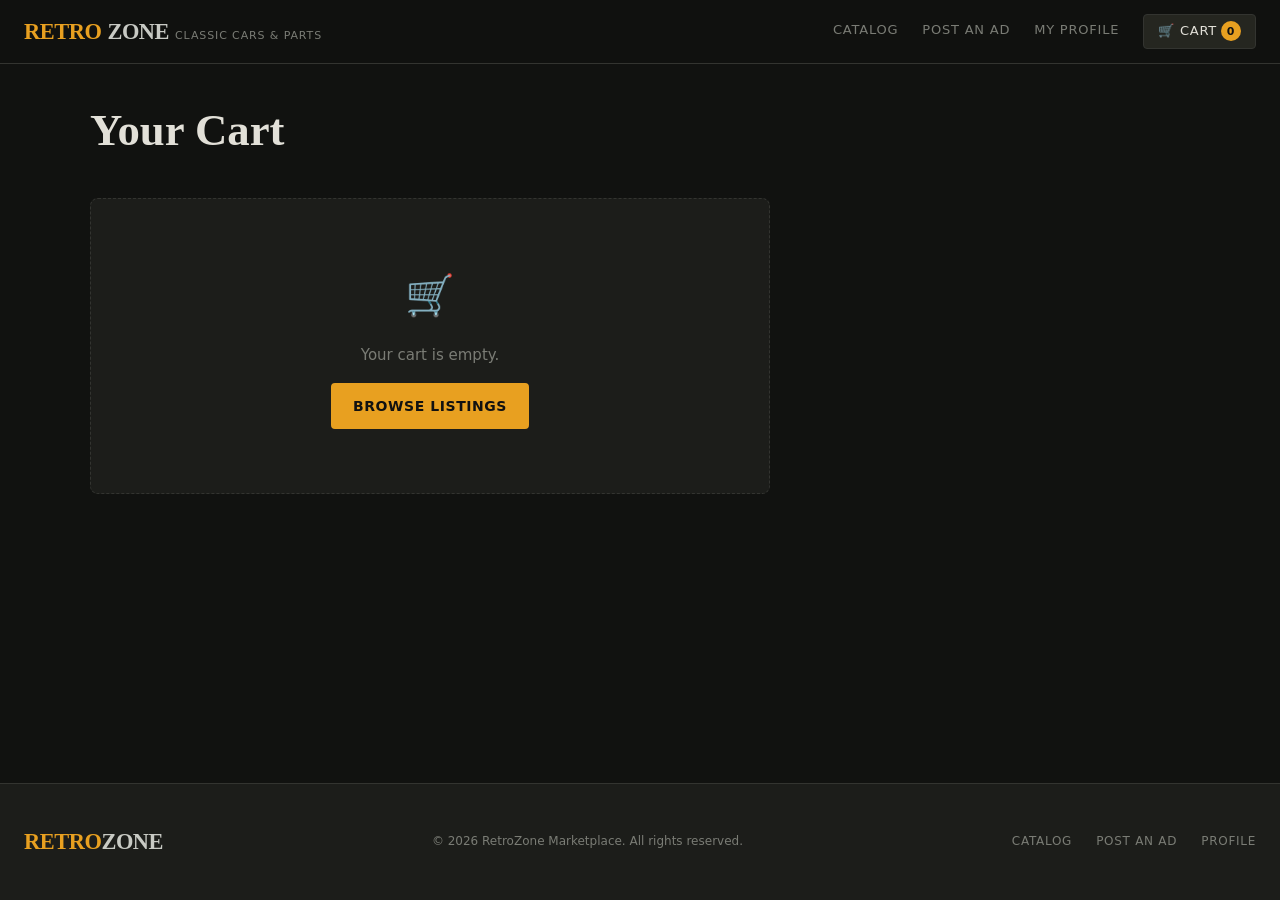
<file: cart.html>
<!DOCTYPE html>
<html lang="en">
<head>
  <meta charset="UTF-8" />
  <meta name="viewport" content="width=device-width, initial-scale=1.0" />
  <title>RetroZone — Cart &amp; Checkout</title>
  <link rel="stylesheet" href="css/style.css" />
</head>
<body>
  <header class="site-header">
    <div class="header-inner">
      <a href="index.html" class="logo">
        <span class="logo-retro">RETRO</span><span class="logo-zone">ZONE</span>
        <span class="logo-sub">Classic Cars &amp; Parts</span>
      </a>
      <nav class="main-nav">
        <a href="index.html" class="nav-link">Catalog</a>
        <a href="post.html" class="nav-link">Post an Ad</a>
        <a href="profile.html" class="nav-link">My Profile</a>
        <a href="cart.html" class="nav-link cart-link active">
          🛒 Cart <span class="cart-badge" id="cart-badge">0</span>
        </a>
      </nav>
      <button class="nav-toggle" id="nav-toggle" aria-label="Toggle navigation">☰</button>
    </div>
  </header>

  <main class="cart-main">
    <div class="cart-container">
      <h1>Your Cart</h1>

      <div class="cart-layout">
        <!-- Cart Items -->
        <div class="cart-items-section">
          <div id="cart-items-list"></div>
          <div class="cart-actions" id="cart-actions" style="display:none;">
            <button class="btn btn-ghost btn-sm" id="clear-cart">Remove All</button>
          </div>
        </div>

        <!-- Order Summary + Checkout -->
        <div class="cart-sidebar" id="cart-sidebar">
          <div class="order-summary">
            <h2>Order Summary</h2>
            <div class="summary-line">
              <span>Items</span><span id="summary-count">0</span>
            </div>
            <div class="summary-line">
              <span>Subtotal</span><span id="summary-subtotal">$0</span>
            </div>
            <div class="summary-line summary-total">
              <span>Total</span><span id="summary-total">$0</span>
            </div>
          </div>

          <form id="checkout-form" class="checkout-form" novalidate>
            <h2>Checkout</h2>

            <div class="form-group">
              <label for="checkout-name">Full Name <span class="req">*</span></label>
              <input type="text" id="checkout-name" name="name" placeholder="John Doe" required minlength="3" />
              <span class="field-error" id="err-checkout-name"></span>
            </div>
            <div class="form-group">
              <label for="checkout-email">Email <span class="req">*</span></label>
              <input type="email" id="checkout-email" name="email" placeholder="john@example.com" required />
              <span class="field-error" id="err-checkout-email"></span>
            </div>
            <div class="form-group">
              <label for="checkout-phone">Phone</label>
              <input type="tel" id="checkout-phone" name="phone" placeholder="+1 555 000 0000" />
            </div>
            <div class="form-group">
              <label for="checkout-address">Shipping Address <span class="req">*</span></label>
              <textarea id="checkout-address" name="address" rows="3" placeholder="123 Main St, City, State, ZIP" required minlength="10"></textarea>
              <span class="field-error" id="err-checkout-address"></span>
            </div>
            <div class="form-group">
              <label for="checkout-payment">Payment Method <span class="req">*</span></label>
              <select id="checkout-payment" name="payment" required>
                <option value="">— Select —</option>
                <option value="bank">Bank Transfer</option>
                <option value="escrow">Escrow Service</option>
                <option value="crypto">Cryptocurrency</option>
                <option value="cash">Cash on Collection</option>
              </select>
              <span class="field-error" id="err-checkout-payment"></span>
            </div>

            <button type="submit" class="btn btn-primary btn-large btn-full" id="checkout-btn">
              Place Order
            </button>
          </form>
        </div>
      </div>

      <!-- Order success -->
      <div id="order-success" class="success-card hidden">
        <span class="success-icon">🏆</span>
        <h2>Order Placed!</h2>
        <p>Your enquiry has been submitted. The seller will contact you via email.</p>
        <a href="index.html" class="btn btn-primary">Back to Catalog</a>
      </div>
    </div>
  </main>

  <footer class="site-footer">
    <div class="footer-inner">
      <p class="footer-brand"><span class="logo-retro">RETRO</span><span class="logo-zone">ZONE</span></p>
      <p class="footer-copy">&copy; 2026 RetroZone Marketplace. All rights reserved.</p>
      <nav class="footer-nav">
        <a href="index.html">Catalog</a>
        <a href="post.html">Post an Ad</a>
        <a href="profile.html">Profile</a>
      </nav>
    </div>
  </footer>

  <script type="module" src="js/main.js"></script>
</body>
</html>
</file>
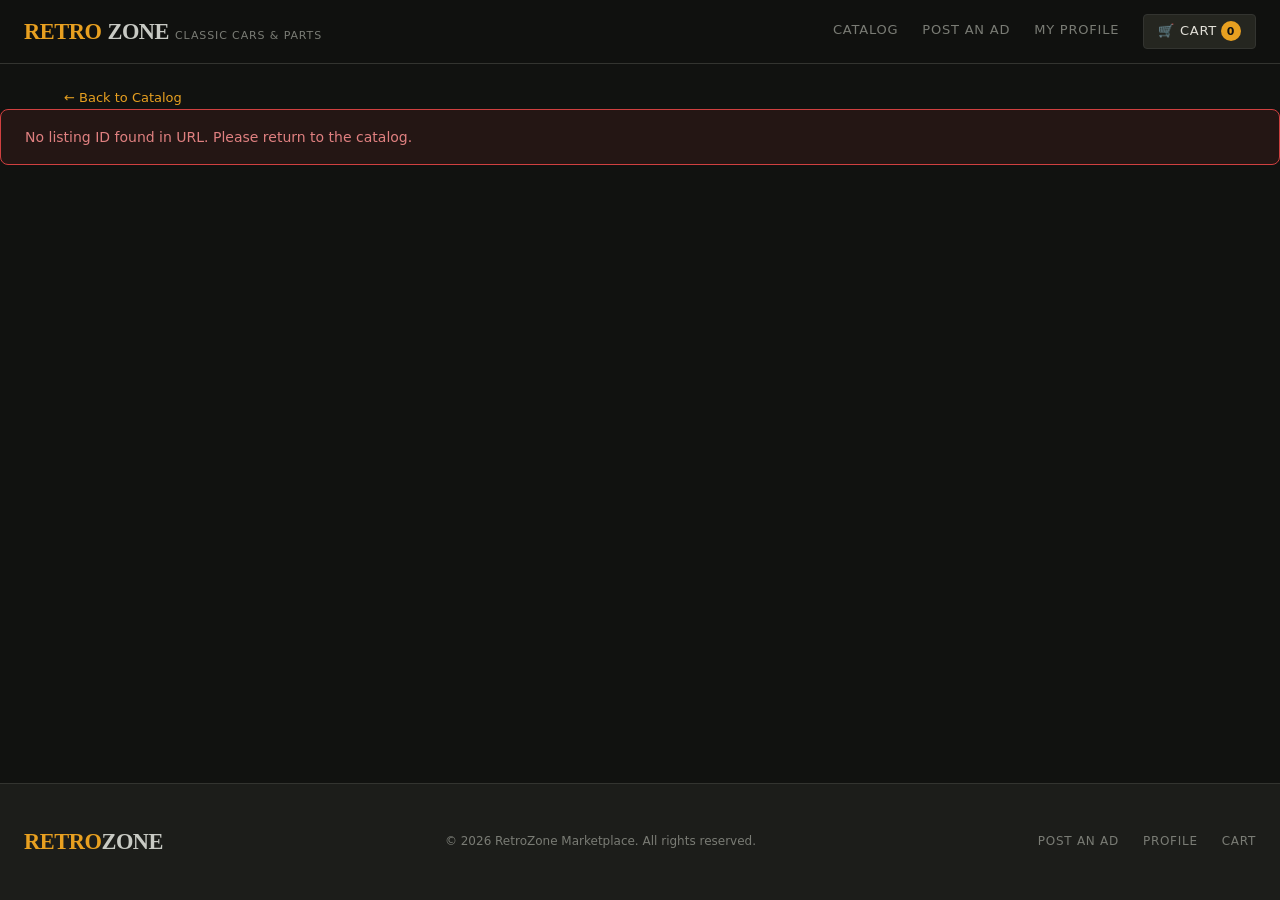
<file: detail.html>
<!DOCTYPE html>
<html lang="en">
<head>
  <meta charset="UTF-8" />
  <meta name="viewport" content="width=device-width, initial-scale=1.0" />
  <title>RetroZone — Detail View</title>
  <link rel="stylesheet" href="css/style.css" />
</head>
<body>
  <header class="site-header">
    <div class="header-inner">
      <a href="index.html" class="logo">
        <span class="logo-retro">RETRO</span><span class="logo-zone">ZONE</span>
        <span class="logo-sub">Classic Cars &amp; Parts</span>
      </a>
      <nav class="main-nav">
        <a href="index.html" class="nav-link">Catalog</a>
        <a href="post.html" class="nav-link">Post an Ad</a>
        <a href="profile.html" class="nav-link">My Profile</a>
        <a href="cart.html" class="nav-link cart-link">
          🛒 Cart <span class="cart-badge" id="cart-badge">0</span>
        </a>
      </nav>
      <button class="nav-toggle" id="nav-toggle" aria-label="Toggle navigation">☰</button>
    </div>
  </header>

  <main>
    <div class="detail-breadcrumb">
      <a href="index.html">← Back to Catalog</a>
    </div>

    <div id="loading" class="loading-spinner" aria-live="polite">
      <div class="spinner"></div>
      <p>Loading listing…</p>
    </div>
    <div id="error-notice" class="error-notice hidden" aria-live="assertive"></div>
    <div id="detail-root"></div>
  </main>

  <footer class="site-footer">
    <div class="footer-inner">
      <p class="footer-brand"><span class="logo-retro">RETRO</span><span class="logo-zone">ZONE</span></p>
      <p class="footer-copy">&copy; 2026 RetroZone Marketplace. All rights reserved.</p>
      <nav class="footer-nav">
        <a href="post.html">Post an Ad</a>
        <a href="profile.html">Profile</a>
        <a href="cart.html">Cart</a>
      </nav>
    </div>
  </footer>

  <script type="module" src="js/main.js"></script>
</body>
</html>
</file>
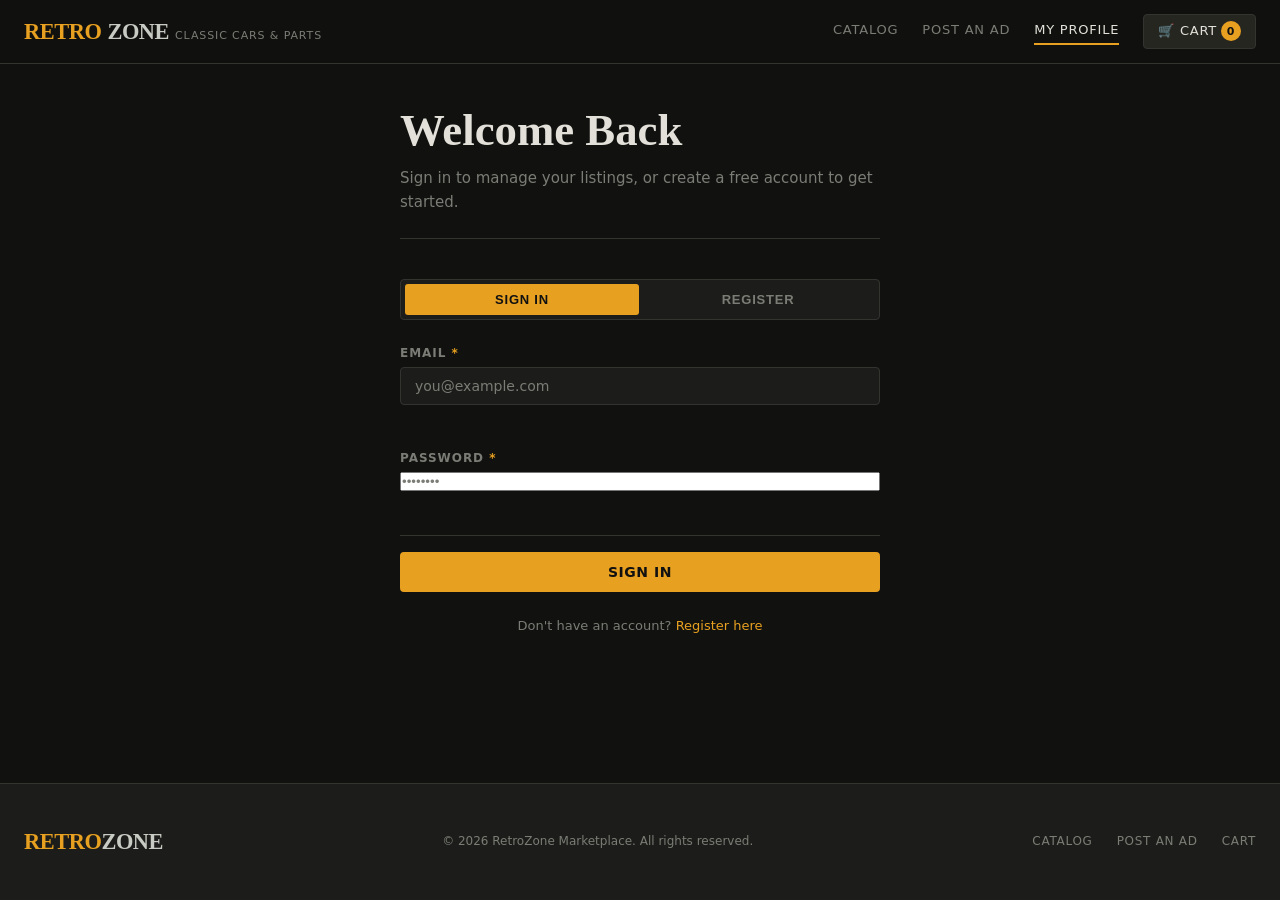
<file: login.html>
<!DOCTYPE html>
<html lang="en">
<head>
  <meta charset="UTF-8" />
  <meta name="viewport" content="width=device-width, initial-scale=1.0" />
  <title>RetroZone — Sign In</title>
  <link rel="stylesheet" href="css/style.css" />
</head>
<body>
  <header class="site-header">
    <div class="header-inner">
      <a href="index.html" class="logo">
        <span class="logo-retro">RETRO</span><span class="logo-zone">ZONE</span>
        <span class="logo-sub">Classic Cars &amp; Parts</span>
      </a>
      <nav class="main-nav">
        <a href="index.html" class="nav-link">Catalog</a>
        <a href="post.html" class="nav-link">Post an Ad</a>
        <a href="login.html" class="nav-link active">My Profile</a>
        <a href="cart.html" class="nav-link cart-link">
          🛒 Cart <span class="cart-badge" id="cart-badge">0</span>
        </a>
      </nav>
      <button class="nav-toggle" id="nav-toggle" aria-label="Toggle navigation">☰</button>
    </div>
  </header>

  <main class="post-main">
    <div class="post-container" style="max-width: 480px;">

      <div class="post-header">
        <h1>Welcome Back</h1>
        <p>Sign in to manage your listings, or create a free account to get started.</p>
      </div>

      <!-- Tabs -->
      <div class="catalog-tabs" style="margin-bottom: var(--space-lg); width: 100%;">
        <button type="button" class="tab-btn active" id="tab-signin" style="flex:1;">Sign In</button>
        <button type="button" class="tab-btn" id="tab-register" style="flex:1;">Register</button>
      </div>

      <!-- SIGN IN FORM -->
      <form class="post-form" id="signin-form" novalidate>
        <div class="form-row">
          <div class="form-group">
            <label for="login-email">Email <span class="req">*</span></label>
            <input type="email" id="login-email" name="email" placeholder="you@example.com" autocomplete="email" />
            <span class="field-error" id="err-login-email"></span>
          </div>
        </div>

        <div class="form-row">
          <div class="form-group">
            <label for="login-password">Password <span class="req">*</span></label>
            <input type="password" id="login-password" name="password" placeholder="••••••••" autocomplete="current-password" />
            <span class="field-error" id="err-login-password"></span>
          </div>
        </div>

        <div class="form-actions">
          <button type="submit" class="btn btn-primary btn-full">Sign In</button>
        </div>

        <p style="text-align:center; font-size: 13px; color: var(--color-chrome-dim);">
          Don't have an account?
          <a href="#" id="go-to-register">Register here</a>
        </p>
      </form>

      <!-- REGISTER FORM -->
      <form class="post-form hidden" id="register-form" novalidate>
        <div class="form-row">
          <div class="form-group">
            <label for="register-username">Username <span class="req">*</span></label>
            <input type="text" id="register-username" name="username" placeholder="Classic Collector" autocomplete="username" />
            <span class="field-error" id="err-register-username"></span>
          </div>
        </div>

        <div class="form-row">
          <div class="form-group">
            <label for="register-email">Email <span class="req">*</span></label>
            <input type="email" id="register-email" name="email" placeholder="you@example.com" autocomplete="email" />
            <span class="field-error" id="err-register-email"></span>
          </div>
        </div>

        <div class="form-row">
          <div class="form-group">
            <label for="register-password">Password <span class="req">*</span></label>
            <input type="password" id="register-password" name="password" placeholder="At least 6 characters" autocomplete="new-password" />
            <span class="field-error" id="err-register-password"></span>
          </div>
        </div>

        <div class="form-row">
          <div class="form-group">
            <label for="register-confirm">Confirm Password <span class="req">*</span></label>
            <input type="password" id="register-confirm" name="confirm" placeholder="Re-enter password" autocomplete="new-password" />
            <span class="field-error" id="err-register-confirm"></span>
          </div>
        </div>

        <div class="form-actions">
          <button type="submit" class="btn btn-primary btn-full">Create Account</button>
        </div>

        <p style="text-align:center; font-size: 13px; color: var(--color-chrome-dim);">
          Already have an account?
          <a href="#" id="go-to-signin">Sign in here</a>
        </p>
      </form>

    </div>
  </main>

  <footer class="site-footer">
    <div class="footer-inner">
      <p class="footer-brand"><span class="logo-retro">RETRO</span><span class="logo-zone">ZONE</span></p>
      <p class="footer-copy">&copy; 2026 RetroZone Marketplace. All rights reserved.</p>
      <nav class="footer-nav">
        <a href="index.html">Catalog</a>
        <a href="post.html">Post an Ad</a>
        <a href="cart.html">Cart</a>
      </nav>
    </div>
  </footer>

  <script type="module" src="js/main.js"></script>
  <script type="module" src="js/auth.js"></script>
</body>
</html>
</file>
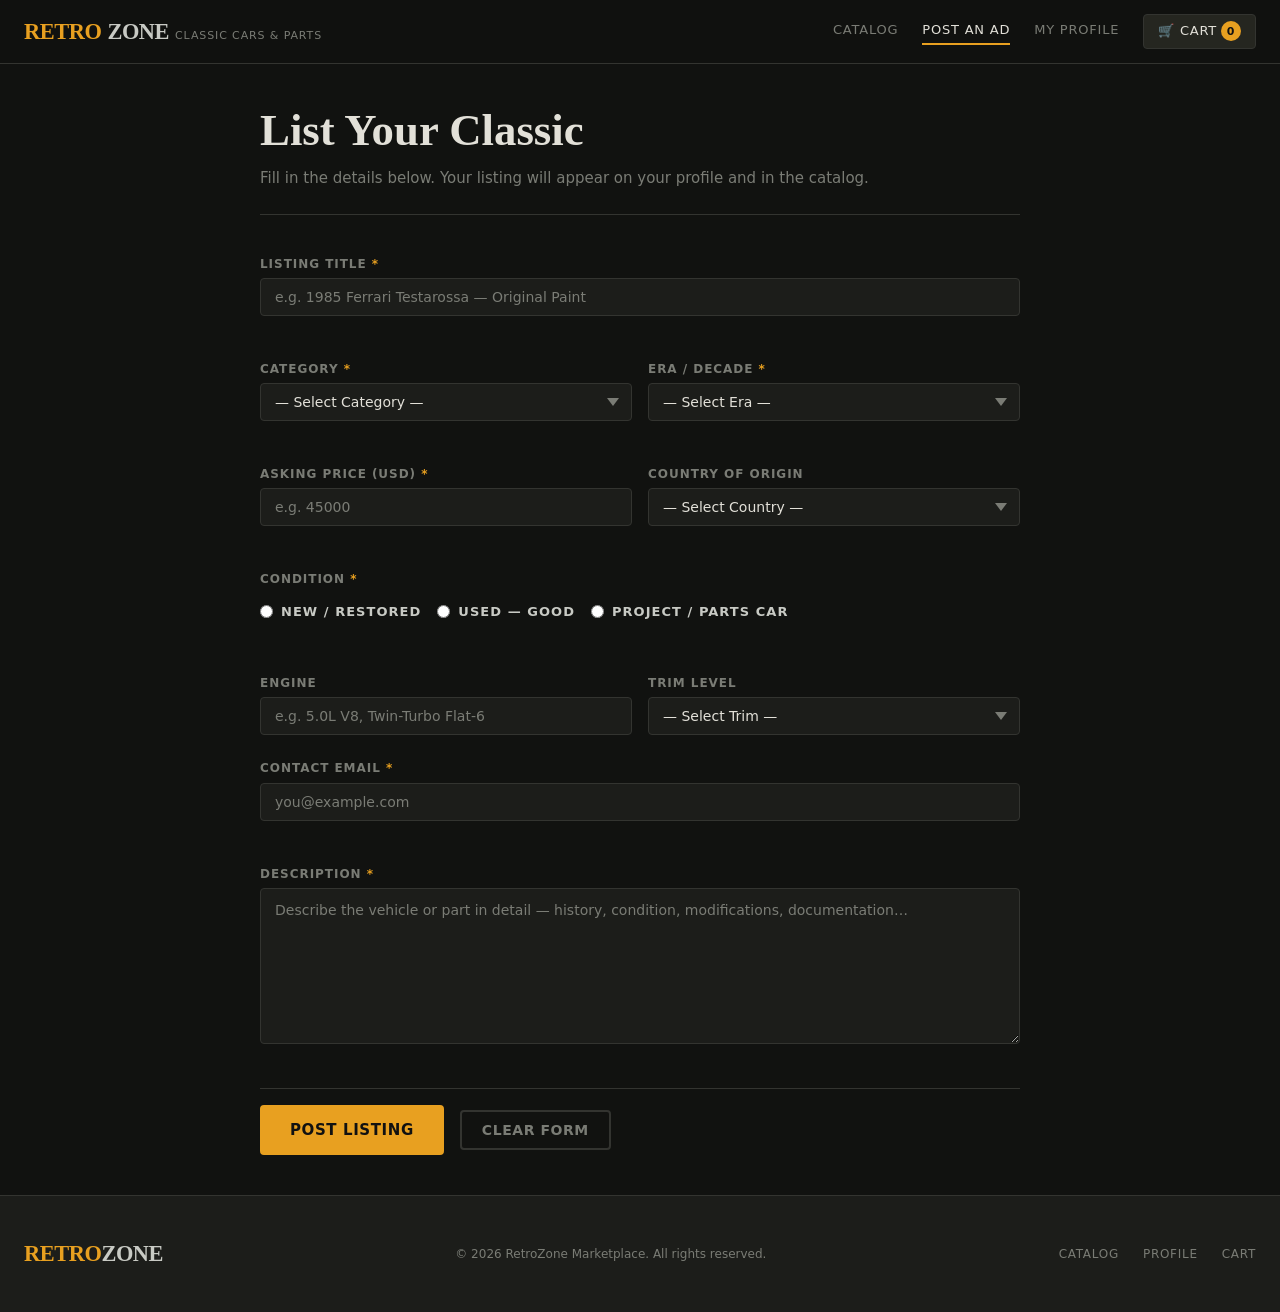
<file: post.html>
<!DOCTYPE html>
<html lang="en">
<head>
  <meta charset="UTF-8" />
  <meta name="viewport" content="width=device-width, initial-scale=1.0" />
  <title>RetroZone — Post an Ad</title>
  <link rel="stylesheet" href="css/style.css" />
</head>
<body>
  <header class="site-header">
    <div class="header-inner">
      <a href="index.html" class="logo">
        <span class="logo-retro">RETRO</span><span class="logo-zone">ZONE</span>
        <span class="logo-sub">Classic Cars &amp; Parts</span>
      </a>
      <nav class="main-nav">
        <a href="index.html" class="nav-link">Catalog</a>
        <a href="post.html" class="nav-link active">Post an Ad</a>
        <a href="profile.html" class="nav-link">My Profile</a>
        <a href="cart.html" class="nav-link cart-link">
          🛒 Cart <span class="cart-badge" id="cart-badge">0</span>
        </a>
      </nav>
      <button class="nav-toggle" id="nav-toggle" aria-label="Toggle navigation">☰</button>
    </div>
  </header>

  <main class="post-main">
    <div class="post-container">
      <div class="post-header">
        <h1>List Your Classic</h1>
        <p>Fill in the details below. Your listing will appear on your profile and in the catalog.</p>
      </div>

      <div id="success-card" class="success-card hidden">
        <span class="success-icon">✅</span>
        <h2>Ad Posted Successfully!</h2>
        <p>Your listing has been saved. <a href="profile.html">View on your profile →</a></p>
        <button class="btn btn-secondary" id="post-another">Post Another</button>
      </div>

      <form id="post-form" class="post-form" novalidate>

        <div class="form-row">
          <div class="form-group">
            <label for="ad-title">Listing Title <span class="req">*</span></label>
            <input
              type="text"
              id="ad-title"
              name="title"
              placeholder="e.g. 1985 Ferrari Testarossa — Original Paint"
              required
              minlength="10"
              maxlength="100"
            />
            <span class="field-error" id="err-title"></span>
          </div>
        </div>

        <div class="form-row two-col">
          <div class="form-group">
            <label for="ad-category">Category <span class="req">*</span></label>
            <select id="ad-category" name="category" required>
              <option value="">— Select Category —</option>
              <option value="cars">Classic Car</option>
              <option value="parts">Spare Part</option>
            </select>
            <span class="field-error" id="err-category"></span>
          </div>
          <div class="form-group">
            <label for="ad-era">Era / Decade <span class="req">*</span></label>
            <select id="ad-era" name="era" required>
              <option value="">— Select Era —</option>
              <option value="1970s">1970s</option>
              <option value="1980s">1980s</option>
              <option value="1990s">1990s</option>
            </select>
            <span class="field-error" id="err-era"></span>
          </div>
        </div>

        <div class="form-row two-col">
          <div class="form-group">
            <label for="ad-price">Asking Price (USD) <span class="req">*</span></label>
            <input
              type="number"
              id="ad-price"
              name="price"
              placeholder="e.g. 45000"
              required
              min="1"
            />
            <span class="field-error" id="err-price"></span>
          </div>
          <div class="form-group">
            <label for="ad-country">Country of Origin</label>
            <select id="ad-country" name="country">
              <option value="">— Select Country —</option>
              <option value="USA">🇺🇸 USA</option>
              <option value="Germany">🇩🇪 Germany</option>
              <option value="Japan">🇯🇵 Japan</option>
              <option value="Italy">🇮🇹 Italy</option>
              <option value="Other">Other</option>
            </select>
          </div>
        </div>

        <div class="form-row">
          <div class="form-group">
            <label>Condition <span class="req">*</span></label>
            <div class="radio-group">
              <label class="filter-radio">
                <input type="radio" name="condition" value="New" required /> New / Restored
              </label>
              <label class="filter-radio">
                <input type="radio" name="condition" value="Used" /> Used — Good
              </label>
              <label class="filter-radio">
                <input type="radio" name="condition" value="Project" /> Project / Parts Car
              </label>
            </div>
            <span class="field-error" id="err-condition"></span>
          </div>
        </div>

        <div class="form-row two-col">
          <div class="form-group">
            <label for="ad-engine">Engine</label>
            <input
              type="text"
              id="ad-engine"
              name="engine"
              placeholder="e.g. 5.0L V8, Twin-Turbo Flat-6"
            />
          </div>
          <div class="form-group">
            <label for="ad-trim">Trim Level</label>
            <select id="ad-trim" name="trim">
              <option value="">— Select Trim —</option>
              <option value="Base">Base</option>
              <option value="Sport">Sport</option>
              <option value="Luxury">Luxury</option>
            </select>
          </div>
        </div>

        <div class="form-row">
          <div class="form-group">
            <label for="ad-email">Contact Email <span class="req">*</span></label>
            <input
              type="email"
              id="ad-email"
              name="email"
              placeholder="you@example.com"
              required
            />
            <span class="field-error" id="err-email"></span>
          </div>
        </div>

        <div class="form-row">
          <div class="form-group">
            <label for="ad-description">Description <span class="req">*</span></label>
            <textarea
              id="ad-description"
              name="description"
              rows="6"
              placeholder="Describe the vehicle or part in detail — history, condition, modifications, documentation…"
              required
              minlength="30"
            ></textarea>
            <span class="field-error" id="err-description"></span>
          </div>
        </div>

        <div class="form-actions">
          <button type="submit" class="btn btn-primary btn-large">Post Listing</button>
          <button type="reset" class="btn btn-ghost">Clear Form</button>
        </div>
      </form>
    </div>
  </main>

  <footer class="site-footer">
    <div class="footer-inner">
      <p class="footer-brand"><span class="logo-retro">RETRO</span><span class="logo-zone">ZONE</span></p>
      <p class="footer-copy">&copy; 2026 RetroZone Marketplace. All rights reserved.</p>
      <nav class="footer-nav">
        <a href="index.html">Catalog</a>
        <a href="profile.html">Profile</a>
        <a href="cart.html">Cart</a>
      </nav>
    </div>
  </footer>

  <script type="module" src="js/main.js"></script>
</body>
</html>
</file>
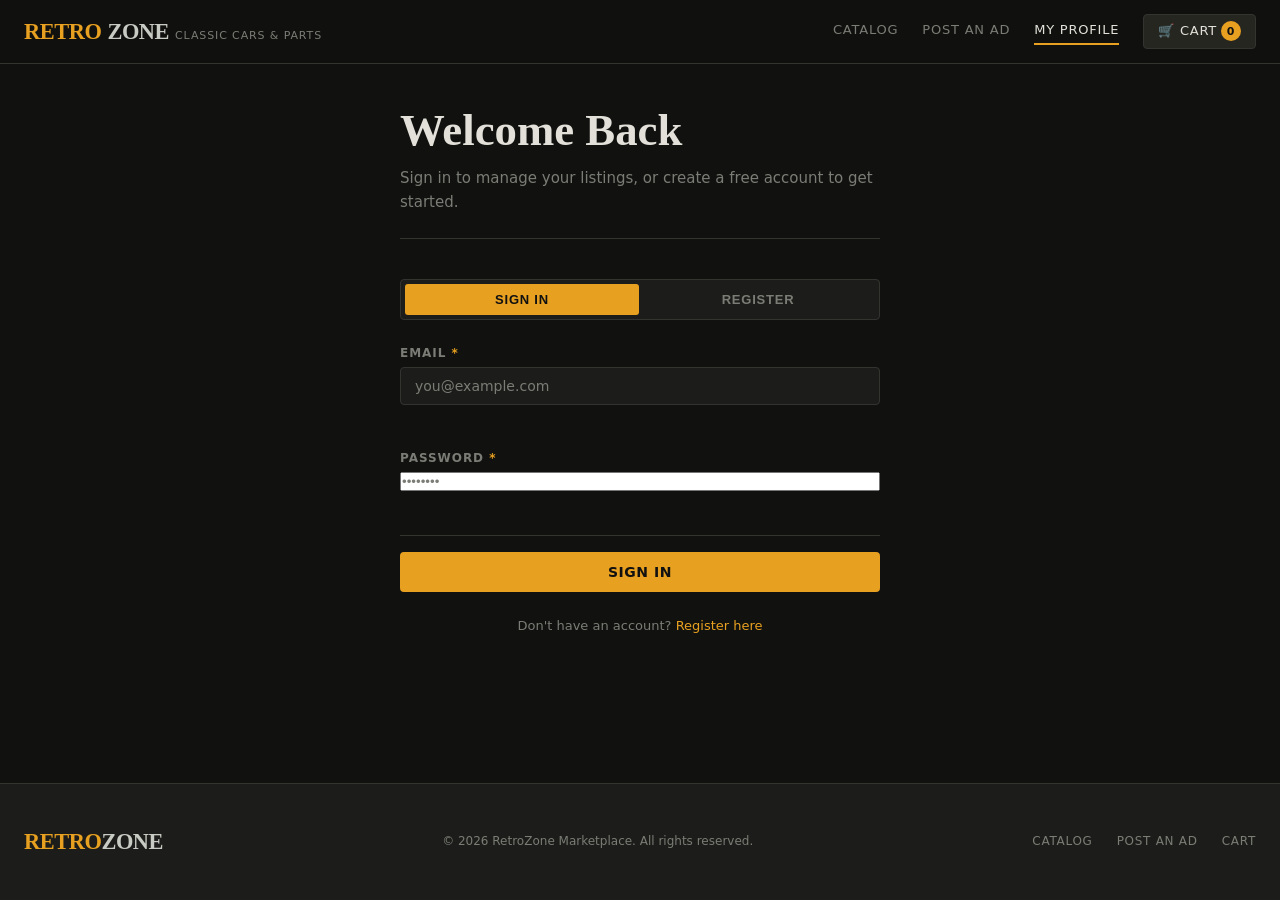
<file: profile.html>
<!DOCTYPE html>
<html lang="en">
<head>
  <meta charset="UTF-8" />
  <meta name="viewport" content="width=device-width, initial-scale=1.0" />
  <title>RetroZone — My Profile</title>
  <link rel="stylesheet" href="css/style.css" />
</head>
<body>
  <header class="site-header">
    <div class="header-inner">
      <a href="index.html" class="logo">
        <span class="logo-retro">RETRO</span><span class="logo-zone">ZONE</span>
        <span class="logo-sub">Classic Cars &amp; Parts</span>
      </a>
      <nav class="main-nav">
        <a href="index.html" class="nav-link">Catalog</a>
        <a href="post.html" class="nav-link">Post an Ad</a>
        <a href="profile.html" class="nav-link active">My Profile</a>
        <a href="cart.html" class="nav-link cart-link">
          🛒 Cart <span class="cart-badge" id="cart-badge">0</span>
        </a>
      </nav>
      <button class="nav-toggle" id="nav-toggle" aria-label="Toggle navigation">☰</button>
    </div>
  </header>

  <main class="profile-main">
    <div class="profile-container">
      <div class="profile-hero">
        <div class="profile-avatar">🧑‍🔧</div>
        <div class="profile-info">
          <h1 class="profile-name" id="profile-username">—</h1>
          <p class="profile-meta" id="profile-email">—</p>
          <div class="profile-stats">
            <div class="stat-block">
              <span class="stat-num" id="stat-listings">0</span>
              <span class="stat-label">Listings</span>
            </div>
            <div class="stat-block">
              <span class="stat-num" id="stat-cart">0</span>
              <span class="stat-label">Cart Items</span>
            </div>
            <div class="stat-block">
              <span class="stat-num" id="stat-member-year">2026</span>
              <span class="stat-label">Member Year</span>
            </div>
          </div>
        </div>
        <button class="btn btn-ghost" id="logout-btn">Log Out</button>
      </div>

      <section class="profile-section">
        <div class="section-header">
          <h2>My Listings</h2>
          <a href="post.html" class="btn btn-primary btn-sm">+ New Listing</a>
        </div>
        <div id="my-listings"></div>
      </section>
    </div>
  </main>

  <footer class="site-footer">
    <div class="footer-inner">
      <p class="footer-brand"><span class="logo-retro">RETRO</span><span class="logo-zone">ZONE</span></p>
      <p class="footer-copy">&copy; 2026 RetroZone Marketplace. All rights reserved.</p>
      <nav class="footer-nav">
        <a href="index.html">Catalog</a>
        <a href="post.html">Post an Ad</a>
        <a href="cart.html">Cart</a>
      </nav>
    </div>
  </footer>

  <!--
    Auth guard: runs before main.js's page logic populates listings.
    If no session exists, redirect immediately to login.html so the
    profile content never flashes on screen for a logged-out visitor.
  -->
  <script type="module">
    import { getCurrentUser } from "./js/auth.js";

    const user = getCurrentUser();
    if (!user) {
      window.location.href = "login.html";
    } else {
      document.getElementById("profile-username").textContent = user.username;
      document.getElementById("profile-email").textContent = user.email;

      const memberYear = new Date(user.createdAt).getFullYear();
      const yearEl = document.getElementById("stat-member-year");
      if (yearEl && !Number.isNaN(memberYear)) yearEl.textContent = memberYear;
    }
  </script>

  <script type="module" src="js/main.js"></script>
  <script type="module" src="js/auth.js"></script>
</body>
</html>
</file>
<file: css/style.css>
/* ============================================================
   RETROZONE — style.css
   Design: Dark garage-floor charcoal + chrome accents + amber
   Typography: System serif display / monospace data
   ============================================================ */

/* ----------------------------------------------------------
   1. CSS VARIABLES
   ---------------------------------------------------------- */
:root {
  /* Core Palette */
  --color-bg:          #111210;
  --color-surface:     #1c1d1a;
  --color-surface-2:   #252620;
  --color-border:      #333430;
  --color-chrome:      #c8cac4;
  --color-chrome-dim:  #7a7c75;
  --color-amber:       #e8a020;
  --color-amber-dark:  #b87c10;
  --color-amber-glow:  rgba(232, 160, 32, 0.12);
  --color-red:         #d04040;
  --color-green:       #4caf6e;
  --color-text:        #e2e0d8;
  --color-text-dim:    #9a9890;

  /* Typography */
  --font-display: Georgia, 'Times New Roman', serif;
  --font-body:    'Segoe UI', system-ui, -apple-system, sans-serif;
  --font-mono:    'Courier New', Courier, monospace;

  /* Spacing Scale */
  --space-xs:  4px;
  --space-sm:  8px;
  --space-md:  16px;
  --space-lg:  24px;
  --space-xl:  40px;
  --space-2xl: 64px;

  /* Radius */
  --radius-sm: 4px;
  --radius-md: 8px;
  --radius-lg: 16px;

  /* Transitions */
  --transition: 0.2s ease;

  /* Layout */
  --sidebar-width: 240px;
  --header-height: 64px;
}

/* ----------------------------------------------------------
   2. RESET & BASE
   ---------------------------------------------------------- */
*, *::before, *::after { box-sizing: border-box; margin: 0; padding: 0; }

html { scroll-behavior: smooth; }

body {
  background: var(--color-bg);
  color: var(--color-text);
  font-family: var(--font-body);
  font-size: 15px;
  line-height: 1.6;
  min-height: 100vh;
  display: flex;
  flex-direction: column;
}

main { flex: 1; }

a { color: var(--color-amber); text-decoration: none; transition: color var(--transition); }
a:hover { color: #ffc040; }

img { max-width: 100%; display: block; }

ul { list-style: none; }

/* ----------------------------------------------------------
   3. TYPOGRAPHY
   ---------------------------------------------------------- */
h1, h2, h3 { font-family: var(--font-display); line-height: 1.2; color: var(--color-text); }
h1 { font-size: clamp(1.8rem, 4vw, 2.8rem); }
h2 { font-size: clamp(1.2rem, 2.5vw, 1.7rem); }
h3 { font-size: 1rem; letter-spacing: 0.08em; text-transform: uppercase; color: var(--color-chrome-dim); }

em { color: var(--color-amber); font-style: italic; }

/* ----------------------------------------------------------
   4. BUTTONS
   ---------------------------------------------------------- */
.btn {
  display: inline-flex;
  align-items: center;
  gap: var(--space-sm);
  padding: 10px 20px;
  border-radius: var(--radius-sm);
  font-family: var(--font-body);
  font-size: 14px;
  font-weight: 600;
  cursor: pointer;
  border: 2px solid transparent;
  transition: background var(--transition), color var(--transition), border-color var(--transition), transform 0.1s;
  letter-spacing: 0.04em;
  text-transform: uppercase;
  white-space: nowrap;
}
.btn:hover { transform: translateY(-1px); }
.btn:active { transform: translateY(0); }

.btn-primary {
  background: var(--color-amber);
  color: #111;
  border-color: var(--color-amber);
}
.btn-primary:hover { background: #ffc040; border-color: #ffc040; color: #111; }

.btn-secondary {
  background: transparent;
  color: var(--color-amber);
  border-color: var(--color-amber);
}
.btn-secondary:hover { background: var(--color-amber-glow); }

.btn-ghost {
  background: transparent;
  color: var(--color-chrome-dim);
  border-color: var(--color-border);
}
.btn-ghost:hover { border-color: var(--color-chrome); color: var(--color-text); }

.btn-danger {
  background: transparent;
  color: var(--color-red);
  border-color: var(--color-red);
  padding: 6px 12px;
  font-size: 12px;
}
.btn-danger:hover { background: rgba(208,64,64,0.1); }

.btn-large { padding: 14px 28px; font-size: 15px; }
.btn-full   { width: 100%; justify-content: center; }
.btn-sm     { padding: 6px 14px; font-size: 13px; }

.btn-reset {
  background: none;
  border: none;
  color: var(--color-amber);
  font-size: 12px;
  cursor: pointer;
  text-transform: uppercase;
  letter-spacing: 0.06em;
  font-weight: 600;
}
.btn-reset:hover { color: #ffc040; }

/* ----------------------------------------------------------
   5. HEADER / NAV — Flexbox
   ---------------------------------------------------------- */
.site-header {
  position: sticky;
  top: 0;
  z-index: 100;
  background: rgba(17, 18, 16, 0.96);
  backdrop-filter: blur(12px);
  border-bottom: 1px solid var(--color-border);
  height: var(--header-height);
}

.header-inner {
  max-width: 1400px;
  margin: 0 auto;
  padding: 0 var(--space-lg);
  height: 100%;
  display: flex;           /* Flexbox for nav alignment */
  align-items: center;
  gap: var(--space-xl);
}

.logo {
  display: flex;
  align-items: baseline;
  gap: 6px;
  flex-shrink: 0;
  text-decoration: none;
}
.logo-retro {
  font-family: var(--font-display);
  font-size: 1.4rem;
  font-weight: 700;
  color: var(--color-amber);
  letter-spacing: -0.02em;
}
.logo-zone {
  font-family: var(--font-display);
  font-size: 1.4rem;
  font-weight: 700;
  color: var(--color-chrome);
  letter-spacing: -0.02em;
}
.logo-sub {
  font-size: 11px;
  color: var(--color-chrome-dim);
  letter-spacing: 0.08em;
  text-transform: uppercase;
  display: none;
}

.main-nav {
  display: flex;           /* Flexbox */
  align-items: center;
  gap: var(--space-lg);
  margin-left: auto;
}

.nav-link {
  color: var(--color-chrome-dim);
  font-size: 13px;
  font-weight: 500;
  letter-spacing: 0.06em;
  text-transform: uppercase;
  text-decoration: none;
  transition: color var(--transition);
  position: relative;
  padding-bottom: 2px;
}
.nav-link::after {
  content: '';
  position: absolute;
  bottom: -2px;
  left: 0; right: 0;
  height: 2px;
  background: var(--color-amber);
  transform: scaleX(0);
  transition: transform var(--transition);
}
.nav-link:hover, .nav-link.active { color: var(--color-text); }
.nav-link:hover::after, .nav-link.active::after { transform: scaleX(1); }

.cart-link {
  display: flex;
  align-items: center;
  gap: var(--space-xs);
  color: var(--color-text);
  background: var(--color-surface-2);
  padding: 6px 14px;
  border-radius: var(--radius-sm);
  border: 1px solid var(--color-border);
}
.cart-link:hover { border-color: var(--color-amber); color: var(--color-amber); }
.cart-link::after { display: none; }

.cart-badge {
  background: var(--color-amber);
  color: #111;
  font-size: 11px;
  font-weight: 700;
  min-width: 20px;
  height: 20px;
  border-radius: 50%;
  display: flex;
  align-items: center;
  justify-content: center;
  padding: 0 4px;
  transition: transform 0.2s;
}
.cart-badge.bump { transform: scale(1.3); }

.nav-toggle {
  display: none;
  background: none;
  border: 1px solid var(--color-border);
  color: var(--color-text);
  padding: 6px 10px;
  border-radius: var(--radius-sm);
  cursor: pointer;
  font-size: 18px;
  margin-left: auto;
}

/* ----------------------------------------------------------
   6. HERO SECTION
   ---------------------------------------------------------- */
.hero {
  background:
    linear-gradient(135deg, rgba(17,18,16,0.85) 0%, rgba(28,29,26,0.95) 100%),
    repeating-linear-gradient(
      45deg,
      transparent,
      transparent 30px,
      rgba(232,160,32,0.025) 30px,
      rgba(232,160,32,0.025) 31px
    );
  border-bottom: 1px solid var(--color-border);
  padding: var(--space-2xl) var(--space-lg);
  text-align: center;
}

.hero-content { max-width: 640px; margin: 0 auto; }

.hero-eyebrow {
  font-family: var(--font-mono);
  font-size: 11px;
  letter-spacing: 0.2em;
  text-transform: uppercase;
  color: var(--color-amber);
  margin-bottom: var(--space-md);
}

.hero-headline {
  font-size: clamp(2.5rem, 6vw, 4rem);
  margin-bottom: var(--space-md);
  line-height: 1.05;
  letter-spacing: -0.02em;
}

.hero-sub {
  color: var(--color-chrome-dim);
  font-size: 1.05rem;
  margin-bottom: var(--space-xl);
}

.hero-search {
  display: flex;        /* Flexbox */
  gap: var(--space-sm);
  max-width: 480px;
  margin: 0 auto;
}
.hero-search input {
  flex: 1;
  padding: 12px 16px;
  background: var(--color-surface);
  border: 1px solid var(--color-border);
  border-radius: var(--radius-sm);
  color: var(--color-text);
  font-size: 14px;
  font-family: var(--font-body);
  transition: border-color var(--transition);
}
.hero-search input:focus {
  outline: none;
  border-color: var(--color-amber);
}
.hero-search input::placeholder { color: var(--color-chrome-dim); }

.hero-tape {
  margin-top: var(--space-xl);
  display: flex;
  flex-wrap: wrap;
  justify-content: center;
  gap: var(--space-sm) var(--space-md);
  font-family: var(--font-mono);
  font-size: 11px;
  color: var(--color-chrome-dim);
  letter-spacing: 0.06em;
}
.hero-tape span:not(:last-child) { opacity: 0.4; }

/* ----------------------------------------------------------
   7. CATALOG LAYOUT — Sidebar + Main
   ---------------------------------------------------------- */
.catalog-layout {
  max-width: 1400px;
  margin: 0 auto;
  padding: var(--space-xl) var(--space-lg);
  display: grid;
  grid-template-columns: var(--sidebar-width) 1fr;
  gap: var(--space-xl);
  align-items: start;
}

/* ----------------------------------------------------------
   8. SIDEBAR FILTERS — Flexbox
   ---------------------------------------------------------- */
.sidebar {
  background: var(--color-surface);
  border: 1px solid var(--color-border);
  border-radius: var(--radius-md);
  padding: var(--space-lg);
  position: sticky;
  top: calc(var(--header-height) + var(--space-lg));
  display: flex;
  flex-direction: column;
  gap: var(--space-lg);
}

.sidebar-header {
  display: flex;
  align-items: center;
  justify-content: space-between;
}
.sidebar-header h2 {
  font-size: 0.9rem;
  letter-spacing: 0.1em;
  text-transform: uppercase;
  color: var(--color-chrome);
}

.filter-group {
  display: flex;
  flex-direction: column;
  gap: var(--space-sm);
}

.filter-title {
  font-size: 11px;
  font-weight: 700;
  letter-spacing: 0.12em;
  text-transform: uppercase;
  color: var(--color-chrome-dim);
  padding-bottom: var(--space-sm);
  border-bottom: 1px solid var(--color-border);
}

.filter-check, .filter-radio {
  display: flex;
  align-items: center;
  gap: var(--space-sm);
  font-size: 13px;
  color: var(--color-chrome);
  cursor: pointer;
  transition: color var(--transition);
}
.filter-check:hover, .filter-radio:hover { color: var(--color-text); }
.filter-check input, .filter-radio input { accent-color: var(--color-amber); }

/* ----------------------------------------------------------
   9. CATALOG TOOLBAR + TABS
   ---------------------------------------------------------- */
.catalog-main { min-width: 0; }

.catalog-toolbar {
  display: flex;
  align-items: center;
  justify-content: space-between;
  margin-bottom: var(--space-lg);
  flex-wrap: wrap;
  gap: var(--space-md);
}

.catalog-tabs {
  display: flex;
  gap: 2px;
  background: var(--color-surface);
  padding: 4px;
  border-radius: var(--radius-sm);
  border: 1px solid var(--color-border);
}
.tab-btn {
  padding: 8px 18px;
  background: transparent;
  border: none;
  color: var(--color-chrome-dim);
  font-size: 13px;
  font-weight: 600;
  text-transform: uppercase;
  letter-spacing: 0.06em;
  cursor: pointer;
  border-radius: 3px;
  transition: background var(--transition), color var(--transition);
}
.tab-btn.active {
  background: var(--color-amber);
  color: #111;
}
.tab-btn:hover:not(.active) { color: var(--color-text); }

.result-count {
  font-family: var(--font-mono);
  font-size: 12px;
  color: var(--color-chrome-dim);
}

/* ----------------------------------------------------------
   10. ITEMS GRID — CSS Grid
   ---------------------------------------------------------- */
.items-grid {
  display: grid;
  grid-template-columns: repeat(auto-fill, minmax(300px, 1fr));
  gap: var(--space-lg);
}

/* ----------------------------------------------------------
   11. ITEM CARD — Flexbox
   ---------------------------------------------------------- */
.item-card {
  background: var(--color-surface);
  border: 1px solid var(--color-border);
  border-radius: var(--radius-md);
  overflow: hidden;
  transition: border-color var(--transition), transform var(--transition), box-shadow var(--transition);
  display: flex;
  flex-direction: column;
}
.item-card:hover {
  border-color: var(--color-amber);
  transform: translateY(-3px);
  box-shadow: 0 8px 32px rgba(232, 160, 32, 0.12);
}

.card-image-wrap {
  position: relative;
  height: 200px;
  overflow: hidden;
  background: var(--color-surface-2);
}
.card-image-wrap img {
  width: 100%;
  height: 100%;
  object-fit: cover;
  transition: transform 0.4s ease;
}
.item-card:hover .card-image-wrap img { transform: scale(1.04); }

.card-badge {
  position: absolute;
  top: var(--space-sm);
  left: var(--space-sm);
  font-family: var(--font-mono);
  font-size: 10px;
  font-weight: 700;
  letter-spacing: 0.1em;
  text-transform: uppercase;
  padding: 3px 8px;
  border-radius: 2px;
}
.badge-car  { background: var(--color-amber); color: #111; }
.badge-part { background: #2a3a5c; color: #80a8e0; border: 1px solid #3a4f7c; }

.card-era {
  position: absolute;
  top: var(--space-sm);
  right: var(--space-sm);
  font-family: var(--font-mono);
  font-size: 10px;
  color: var(--color-chrome-dim);
  background: rgba(17,18,16,0.7);
  padding: 3px 8px;
  border-radius: 2px;
  backdrop-filter: blur(4px);
}

.card-body {
  padding: var(--space-md);
  display: flex;
  flex-direction: column;
  gap: var(--space-sm);
  flex: 1;
}

.card-title {
  font-family: var(--font-display);
  font-size: 1rem;
  color: var(--color-text);
  line-height: 1.3;
}

.card-specs {
  display: flex;
  flex-wrap: wrap;
  gap: var(--space-xs) var(--space-sm);
}
.spec-tag {
  font-family: var(--font-mono);
  font-size: 10px;
  letter-spacing: 0.06em;
  color: var(--color-chrome-dim);
  background: var(--color-surface-2);
  border: 1px solid var(--color-border);
  padding: 2px 8px;
  border-radius: 2px;
}

.card-price {
  font-family: var(--font-mono);
  font-size: 1.1rem;
  font-weight: 700;
  color: var(--color-amber);
  margin-top: auto;
}

.card-footer {
  display: flex;
  align-items: center;
  justify-content: space-between;
  gap: var(--space-sm);
  padding: var(--space-sm) var(--space-md) var(--space-md);
}

.btn-add-cart {
  padding: 8px 16px;
  background: var(--color-amber);
  color: #111;
  border: none;
  border-radius: var(--radius-sm);
  font-size: 12px;
  font-weight: 700;
  letter-spacing: 0.06em;
  text-transform: uppercase;
  cursor: pointer;
  transition: background var(--transition), transform 0.1s;
}
.btn-add-cart:hover { background: #ffc040; transform: translateY(-1px); }
.btn-add-cart:active { transform: translateY(0); }
.btn-add-cart.added { background: var(--color-green); }

.card-detail-link {
  font-size: 12px;
  color: var(--color-chrome-dim);
  text-decoration: none;
  letter-spacing: 0.04em;
}
.card-detail-link:hover { color: var(--color-amber); }

/* ----------------------------------------------------------
   12. LOADING SPINNER
   ---------------------------------------------------------- */
.loading-spinner {
  display: flex;
  flex-direction: column;
  align-items: center;
  justify-content: center;
  padding: var(--space-2xl);
  gap: var(--space-md);
  color: var(--color-chrome-dim);
  font-size: 14px;
}
.spinner {
  width: 40px;
  height: 40px;
  border: 3px solid var(--color-border);
  border-top-color: var(--color-amber);
  border-radius: 50%;
  animation: spin 0.8s linear infinite;
}
@keyframes spin { to { transform: rotate(360deg); } }

/* ----------------------------------------------------------
   13. EMPTY STATE & ERRORS
   ---------------------------------------------------------- */
.empty-state {
  display: flex;
  flex-direction: column;
  align-items: center;
  gap: var(--space-md);
  padding: var(--space-2xl);
  text-align: center;
  color: var(--color-chrome-dim);
}
.empty-icon { font-size: 3rem; }

.error-notice {
  background: rgba(208,64,64,0.1);
  border: 1px solid var(--color-red);
  color: #e08080;
  padding: var(--space-md) var(--space-lg);
  border-radius: var(--radius-md);
  margin-bottom: var(--space-lg);
  font-size: 14px;
}

.hidden { display: none !important; }

/* ----------------------------------------------------------
   14. DETAIL PAGE
   ---------------------------------------------------------- */
.detail-breadcrumb {
  max-width: 1200px;
  margin: 0 auto;
  padding: var(--space-lg) var(--space-lg) 0;
  font-size: 13px;
}

.detail-wrapper {
  max-width: 1200px;
  margin: 0 auto;
  padding: var(--space-xl) var(--space-lg);
  display: grid;
  grid-template-columns: 1fr 400px;
  gap: var(--space-xl);
  align-items: start;
}

.detail-gallery { position: sticky; top: calc(var(--header-height) + var(--space-lg)); }

.detail-main-img {
  width: 100%;
  aspect-ratio: 4/3;
  object-fit: cover;
  border-radius: var(--radius-md);
  border: 1px solid var(--color-border);
}

.detail-info { display: flex; flex-direction: column; gap: var(--space-lg); }

.detail-eyebrow {
  display: flex;
  align-items: center;
  gap: var(--space-md);
  font-family: var(--font-mono);
  font-size: 11px;
  letter-spacing: 0.12em;
  text-transform: uppercase;
  color: var(--color-chrome-dim);
}

.detail-title {
  font-family: var(--font-display);
  font-size: clamp(1.6rem, 3vw, 2.2rem);
  line-height: 1.15;
}

.detail-price-block {
  background: var(--color-surface);
  border: 1px solid var(--color-border);
  border-radius: var(--radius-md);
  padding: var(--space-lg);
  display: flex;
  align-items: center;
  justify-content: space-between;
  flex-wrap: wrap;
  gap: var(--space-md);
}
.detail-price {
  font-family: var(--font-mono);
  font-size: 2rem;
  font-weight: 700;
  color: var(--color-amber);
}

.specs-grid {
  display: grid;
  grid-template-columns: 1fr 1fr;
  gap: var(--space-sm);
}
.spec-row {
  background: var(--color-surface);
  border: 1px solid var(--color-border);
  border-radius: var(--radius-sm);
  padding: var(--space-sm) var(--space-md);
  display: flex;
  flex-direction: column;
  gap: 2px;
}
.spec-key {
  font-family: var(--font-mono);
  font-size: 10px;
  letter-spacing: 0.1em;
  text-transform: uppercase;
  color: var(--color-chrome-dim);
}
.spec-val {
  font-size: 14px;
  font-weight: 600;
  color: var(--color-text);
}

.detail-history {
  background: var(--color-surface);
  border-left: 3px solid var(--color-amber);
  padding: var(--space-lg);
  border-radius: 0 var(--radius-md) var(--radius-md) 0;
  font-size: 14px;
  color: var(--color-chrome);
  line-height: 1.8;
}

.detail-tags { display: flex; flex-wrap: wrap; gap: var(--space-sm); }

/* ----------------------------------------------------------
   15. POST PAGE — Form styles
   ---------------------------------------------------------- */
.post-main {
  padding: var(--space-xl) var(--space-lg);
}
.post-container {
  max-width: 760px;
  margin: 0 auto;
}
.post-header {
  margin-bottom: var(--space-xl);
  padding-bottom: var(--space-lg);
  border-bottom: 1px solid var(--color-border);
}
.post-header p { color: var(--color-chrome-dim); margin-top: var(--space-sm); }

.post-form { display: flex; flex-direction: column; gap: var(--space-lg); }

.form-row { display: flex; flex-direction: column; gap: var(--space-md); }
.form-row.two-col {
  display: grid;
  grid-template-columns: 1fr 1fr;
  gap: var(--space-md);
}

/* Flexbox for form group internals */
.form-group {
  display: flex;
  flex-direction: column;
  gap: var(--space-xs);
}

label {
  font-size: 12px;
  font-weight: 600;
  letter-spacing: 0.08em;
  text-transform: uppercase;
  color: var(--color-chrome-dim);
}
.req { color: var(--color-amber); }

input[type="text"],
input[type="email"],
input[type="number"],
input[type="tel"],
select,
textarea {
  width: 100%;
  padding: 10px 14px;
  background: var(--color-surface);
  border: 1px solid var(--color-border);
  border-radius: var(--radius-sm);
  color: var(--color-text);
  font-family: var(--font-body);
  font-size: 14px;
  transition: border-color var(--transition);
  appearance: none;
  -webkit-appearance: none;
}
input:focus, select:focus, textarea:focus {
  outline: none;
  border-color: var(--color-amber);
}
input::placeholder, textarea::placeholder { color: var(--color-chrome-dim); }
input.error, select.error, textarea.error { border-color: var(--color-red); }

select {
  background-image: url("data:image/svg+xml,%3Csvg xmlns='http://www.w3.org/2000/svg' width='12' height='8' viewBox='0 0 12 8'%3E%3Cpath fill='%237a7c75' d='M6 8L0 0h12z'/%3E%3C/svg%3E");
  background-repeat: no-repeat;
  background-position: right 12px center;
  padding-right: 36px;
}
select option { background: var(--color-surface-2); }

textarea { resize: vertical; min-height: 120px; line-height: 1.6; }

.radio-group {
  display: flex;
  flex-wrap: wrap;
  gap: var(--space-md);
  padding: var(--space-sm) 0;
}

.field-error {
  font-size: 12px;
  color: var(--color-red);
  min-height: 16px;
  display: block;
}

.form-actions {
  display: flex;
  gap: var(--space-md);
  align-items: center;
  padding-top: var(--space-md);
  border-top: 1px solid var(--color-border);
  flex-wrap: wrap;
}

/* Success Card */
.success-card {
  background: rgba(76, 175, 110, 0.08);
  border: 1px solid var(--color-green);
  border-radius: var(--radius-md);
  padding: var(--space-xl);
  text-align: center;
  display: flex;
  flex-direction: column;
  align-items: center;
  gap: var(--space-md);
  margin-bottom: var(--space-xl);
}
.success-icon { font-size: 2.5rem; }
.success-card h2 { color: var(--color-green); }
.success-card p { color: var(--color-chrome-dim); }

/* ----------------------------------------------------------
   16. PROFILE PAGE
   ---------------------------------------------------------- */
.profile-main { padding: var(--space-xl) var(--space-lg); }
.profile-container { max-width: 900px; margin: 0 auto; }

.profile-hero {
  display: flex;
  align-items: center;
  gap: var(--space-xl);
  background: var(--color-surface);
  border: 1px solid var(--color-border);
  border-radius: var(--radius-lg);
  padding: var(--space-xl);
  margin-bottom: var(--space-xl);
}

.profile-avatar {
  font-size: 4rem;
  width: 96px;
  height: 96px;
  background: var(--color-surface-2);
  border: 2px solid var(--color-amber);
  border-radius: 50%;
  display: flex;
  align-items: center;
  justify-content: center;
  flex-shrink: 0;
}

.profile-info { flex: 1; }
.profile-name { margin-bottom: var(--space-xs); }
.profile-meta {
  font-size: 12px;
  color: var(--color-chrome-dim);
  letter-spacing: 0.06em;
  text-transform: uppercase;
  margin-bottom: var(--space-lg);
}

.profile-stats {
  display: flex;
  gap: var(--space-xl);
}
.stat-block {
  display: flex;
  flex-direction: column;
  align-items: center;
}
.stat-num {
  font-family: var(--font-mono);
  font-size: 2rem;
  font-weight: 700;
  color: var(--color-amber);
}
.stat-label {
  font-size: 11px;
  color: var(--color-chrome-dim);
  text-transform: uppercase;
  letter-spacing: 0.08em;
}

.profile-section { margin-top: var(--space-xl); }
.section-header {
  display: flex;
  align-items: center;
  justify-content: space-between;
  margin-bottom: var(--space-lg);
  padding-bottom: var(--space-md);
  border-bottom: 1px solid var(--color-border);
}

.listing-card {
  background: var(--color-surface);
  border: 1px solid var(--color-border);
  border-radius: var(--radius-md);
  padding: var(--space-lg);
  margin-bottom: var(--space-md);
  display: flex;
  justify-content: space-between;
  align-items: flex-start;
  flex-wrap: wrap;
  gap: var(--space-md);
  transition: border-color var(--transition);
}
.listing-card:hover { border-color: var(--color-amber); }

.listing-info h3 {
  font-family: var(--font-display);
  font-size: 1.05rem;
  color: var(--color-text);
  text-transform: none;
  letter-spacing: 0;
  margin-bottom: var(--space-xs);
}
.listing-meta {
  display: flex;
  flex-wrap: wrap;
  gap: var(--space-xs) var(--space-sm);
  font-size: 12px;
  color: var(--color-chrome-dim);
}
.listing-meta span { font-family: var(--font-mono); }
.listing-price {
  font-family: var(--font-mono);
  font-size: 1.1rem;
  font-weight: 700;
  color: var(--color-amber);
  white-space: nowrap;
}

.listing-actions { display: flex; gap: var(--space-sm); align-items: center; }

.profile-empty {
  background: var(--color-surface);
  border: 1px dashed var(--color-border);
  border-radius: var(--radius-md);
  padding: var(--space-2xl);
  text-align: center;
  color: var(--color-chrome-dim);
}
.profile-empty .empty-icon { font-size: 2.5rem; display: block; margin-bottom: var(--space-md); }
.profile-empty a { color: var(--color-amber); }

/* ----------------------------------------------------------
   17. CART PAGE
   ---------------------------------------------------------- */
.cart-main { padding: var(--space-xl) var(--space-lg); }
.cart-container { max-width: 1100px; margin: 0 auto; }
.cart-container > h1 { margin-bottom: var(--space-xl); }

.cart-layout {
  display: grid;
  grid-template-columns: 1fr 380px;
  gap: var(--space-xl);
  align-items: start;
}

.cart-item {
  background: var(--color-surface);
  border: 1px solid var(--color-border);
  border-radius: var(--radius-md);
  padding: var(--space-md) var(--space-lg);
  margin-bottom: var(--space-md);
  display: flex;
  gap: var(--space-lg);
  align-items: center;
  transition: border-color var(--transition);
}
.cart-item:hover { border-color: var(--color-border); }

.cart-item-img {
  width: 100px;
  height: 70px;
  object-fit: cover;
  border-radius: var(--radius-sm);
  flex-shrink: 0;
  background: var(--color-surface-2);
}

.cart-item-info { flex: 1; min-width: 0; }
.cart-item-title {
  font-family: var(--font-display);
  font-size: 1rem;
  margin-bottom: 4px;
  white-space: nowrap;
  overflow: hidden;
  text-overflow: ellipsis;
}
.cart-item-sub { font-size: 12px; color: var(--color-chrome-dim); font-family: var(--font-mono); }

.cart-item-price {
  font-family: var(--font-mono);
  font-size: 1.1rem;
  font-weight: 700;
  color: var(--color-amber);
  white-space: nowrap;
}

.cart-actions { margin-top: var(--space-sm); }

.cart-empty-state {
  background: var(--color-surface);
  border: 1px dashed var(--color-border);
  border-radius: var(--radius-md);
  padding: var(--space-2xl);
  text-align: center;
  color: var(--color-chrome-dim);
}
.cart-empty-state .empty-icon { font-size: 2.5rem; display: block; margin-bottom: var(--space-md); }

/* Order Summary */
.cart-sidebar { position: sticky; top: calc(var(--header-height) + var(--space-lg)); }

.order-summary {
  background: var(--color-surface);
  border: 1px solid var(--color-border);
  border-radius: var(--radius-md);
  padding: var(--space-lg);
  margin-bottom: var(--space-lg);
}
.order-summary h2 { font-size: 1rem; margin-bottom: var(--space-md); }

.summary-line {
  display: flex;
  justify-content: space-between;
  font-size: 14px;
  color: var(--color-chrome-dim);
  padding: var(--space-xs) 0;
  border-bottom: 1px solid var(--color-border);
}
.summary-total {
  color: var(--color-text);
  font-weight: 700;
  font-size: 1rem;
  border-bottom: none;
  margin-top: var(--space-sm);
}
.summary-total span:last-child { color: var(--color-amber); font-family: var(--font-mono); }

.checkout-form {
  background: var(--color-surface);
  border: 1px solid var(--color-border);
  border-radius: var(--radius-md);
  padding: var(--space-lg);
  display: flex;
  flex-direction: column;
  gap: var(--space-md);
}
.checkout-form h2 { font-size: 1rem; margin-bottom: var(--space-sm); }

/* ----------------------------------------------------------
   18. FOOTER — Flexbox
   ---------------------------------------------------------- */
.site-footer {
  background: var(--color-surface);
  border-top: 1px solid var(--color-border);
  margin-top: auto;
}
.footer-inner {
  max-width: 1400px;
  margin: 0 auto;
  padding: var(--space-xl) var(--space-lg);
  display: flex;           /* Flexbox */
  align-items: center;
  justify-content: space-between;
  flex-wrap: wrap;
  gap: var(--space-md);
}
.footer-brand { font-size: 1.1rem; }
.footer-copy { font-size: 12px; color: var(--color-chrome-dim); }
.footer-nav {
  display: flex;
  gap: var(--space-lg);
}
.footer-nav a {
  font-size: 12px;
  color: var(--color-chrome-dim);
  letter-spacing: 0.06em;
  text-transform: uppercase;
}
.footer-nav a:hover { color: var(--color-amber); }

/* ----------------------------------------------------------
   19. MEDIA QUERIES
   ---------------------------------------------------------- */

/* ≥ 1024px — Wide layout enhancements */
@media (min-width: 1024px) {
  .logo-sub { display: inline; }
  .catalog-layout { padding: var(--space-xl) var(--space-2xl); }
  .hero { padding: calc(var(--space-2xl) * 1.5) var(--space-lg); }
}

/* ≤ 600px — Mobile layout */
@media (max-width: 600px) {
  :root { --sidebar-width: 100%; }

  .site-header { height: auto; min-height: var(--header-height); }
  .header-inner { flex-wrap: wrap; padding: var(--space-md); gap: var(--space-md); }

  .main-nav {
    display: none;
    flex-direction: column;
    width: 100%;
    gap: var(--space-md);
    padding: var(--space-md) 0;
    border-top: 1px solid var(--color-border);
  }
  .main-nav.open { display: flex; }
  .nav-toggle { display: block; }

  .logo { flex: 1; }

  .catalog-layout {
    grid-template-columns: 1fr;
    padding: var(--space-md);
    gap: var(--space-lg);
  }
  .sidebar { position: static; }

  .items-grid { grid-template-columns: 1fr; }

  .hero { padding: var(--space-xl) var(--space-md); }
  .hero-search { flex-direction: column; }

  .detail-wrapper {
    grid-template-columns: 1fr;
    padding: var(--space-md);
  }
  .detail-gallery { position: static; }

  .form-row.two-col { grid-template-columns: 1fr; }

  .profile-hero {
    flex-direction: column;
    text-align: center;
  }
  .profile-stats { justify-content: center; }

  .cart-layout { grid-template-columns: 1fr; }
  .cart-sidebar { position: static; }
  .cart-item { flex-wrap: wrap; }

  .footer-inner { flex-direction: column; text-align: center; }
  .footer-nav { justify-content: center; }

  .specs-grid { grid-template-columns: 1fr; }
}
</file>
